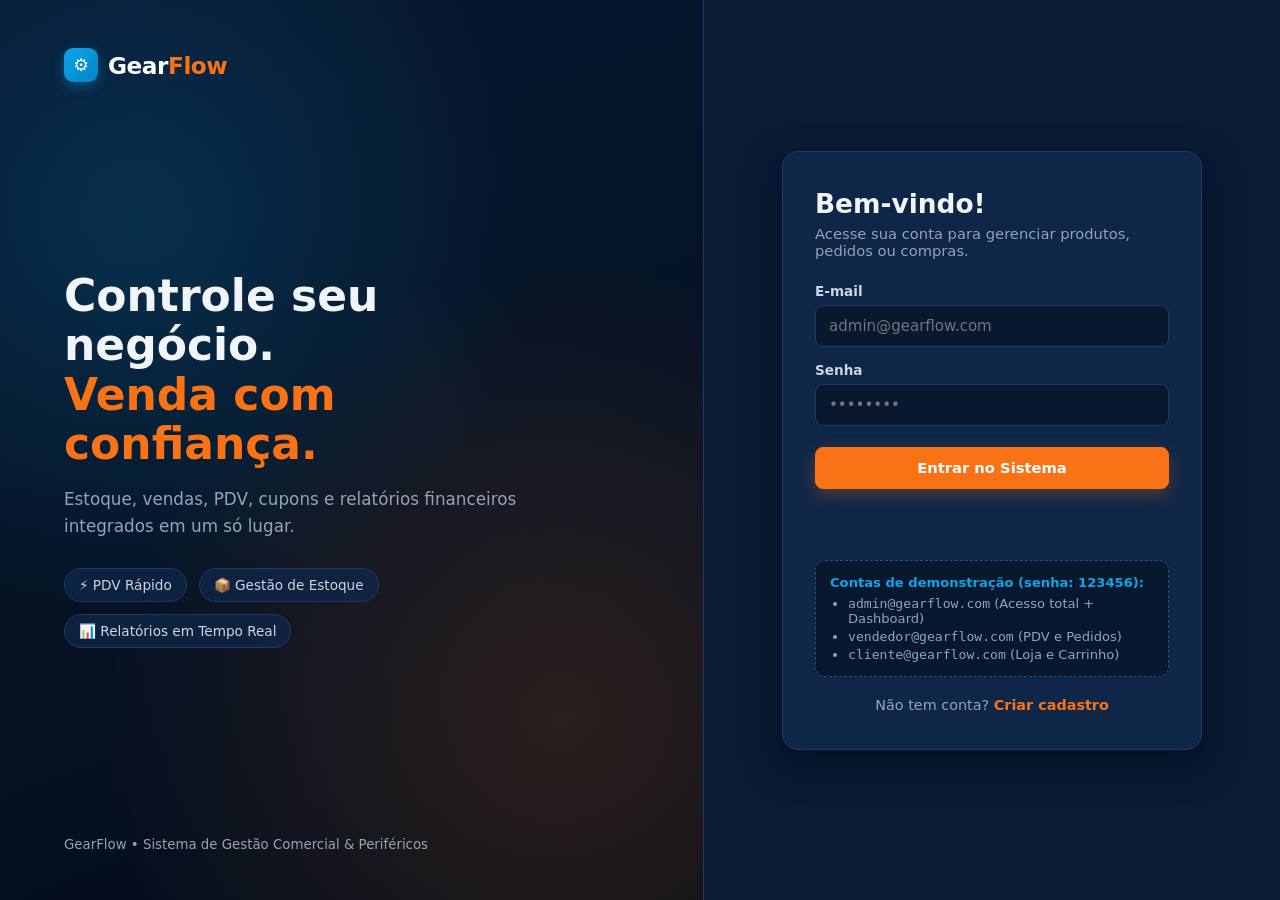
<file: index.html>
<!DOCTYPE html>
<html lang="pt-BR">
<head>
  <meta charset="UTF-8" />
  <meta name="viewport" content="width=device-width, initial-scale=1.0" />
  <title>GearFlow — Controle seu negócio</title>
  <link rel="stylesheet" href="assets/css/style.css" />
</head>
<body>
  <div class="auth-split">
    <section class="auth-hero">
      <div class="brand-logo">
        <div class="gear-icon">⚙</div>
        <span>Gear<strong>Flow</strong></span>
      </div>

      <div class="auth-hero-content">
        <h1>Controle seu negócio.<br /><span>Venda com confiança.</span></h1>
        <p>
          Estoque, vendas, PDV, cupons e relatórios financeiros integrados em um só lugar.
        </p>
        <div class="hero-badges">
          <span class="hero-badge">⚡ PDV Rápido</span>
          <span class="hero-badge">📦 Gestão de Estoque</span>
          <span class="hero-badge">📊 Relatórios em Tempo Real</span>
        </div>
      </div>

      <small style="color: var(--text-muted);">GearFlow • Sistema de Gestão Comercial & Periféricos</small>
    </section>

    <section class="auth-panel">
      <div class="auth-card">
        <h2>Bem-vindo!</h2>
        <p class="subtitle">Acesse sua conta para gerenciar produtos, pedidos ou compras.</p>

        <form id="loginForm" class="form-stack">
          <div class="field">
            <label for="email">E-mail</label>
            <input type="email" id="email" name="email" required placeholder="admin@gearflow.com" />
          </div>

          <div class="field">
            <label for="password">Senha</label>
            <input type="password" id="password" name="password" required placeholder="••••••••" />
          </div>

          <button type="submit" class="btn btn-orange" style="width: 100%; margin-top: 6px;">
            Entrar no Sistema
          </button>
          <p id="loginMsg" class="feedback-bar" role="alert"></p>
        </form>

        <div class="demo-box">
          <strong>Contas de demonstração (senha: 123456):</strong>
          <ul>
            <li><code>admin@gearflow.com</code> (Acesso total + Dashboard)</li>
            <li><code>vendedor@gearflow.com</code> (PDV e Pedidos)</li>
            <li><code>cliente@gearflow.com</code> (Loja e Carrinho)</li>
          </ul>
        </div>

        <p class="auth-footer">
          Não tem conta? <a href="cadastro.html">Criar cadastro</a>
        </p>
      </div>
    </section>
  </div>

  <script src="assets/js/storage.js"></script>
  <script src="assets/js/auth.js"></script>
</body>
</html>
</file>
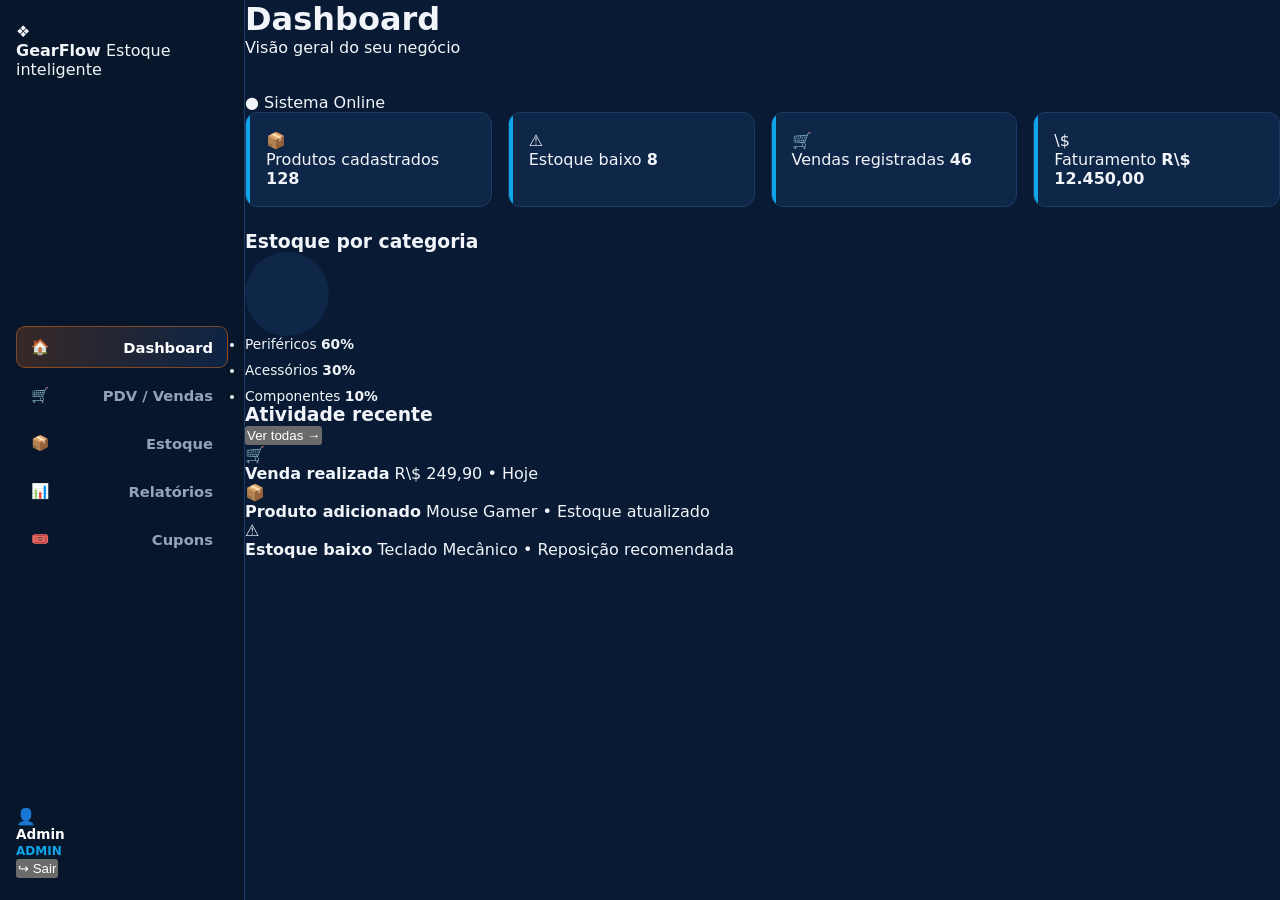
<file: app.html>
<!DOCTYPE html>
<html lang="pt-BR">
<head>
  <meta charset="UTF-8" />
  <meta name="viewport" content="width=device-width, initial-scale=1.0" />
  <title>GearFlow — Estoque Inteligente & PDV</title>
  <link rel="stylesheet" href="assets/css/style.css" />
</head>
<body class="app-body">
  <div class="app-layout">
    <!-- Sidebar idêntica ao Slide 08 -->
    <aside class="sidebar">
      <div class="sidebar-brand">
        <div class="brand-logo-box">❖</div>
        <div>
          <strong class="brand-title">Gear<span class="text-orange">Flow</span></strong>
          <span class="brand-sub">Estoque inteligente</span>
        </div>
      </div>

      <nav class="sidebar-nav">
        <button class="nav-item active" data-tab="dashboard" data-admin-only="true" onclick="switchTab('dashboard')">
          <span class="nav-icon">🏠</span> Dashboard
        </button>
        <button class="nav-item" data-tab="pdv" onclick="switchTab('pdv')">
          <span class="nav-icon">🛒</span> PDV / Vendas
        </button>
        <button class="nav-item" data-tab="products" data-admin-only="true" onclick="switchTab('products')">
          <span class="nav-icon">📦</span> Estoque
        </button>
        <button class="nav-item" data-tab="sales" onclick="switchTab('sales')">
          <span class="nav-icon">📊</span> Relatórios
        </button>
        <button class="nav-item" data-tab="coupons" data-admin-only="true" onclick="switchTab('coupons')">
          <span class="nav-icon">🎟️</span> Cupons
        </button>
      </nav>

      <div class="sidebar-footer">
        <div class="user-pill">
          <div class="user-avatar">👤</div>
          <div class="user-info">
            <strong id="userName">Admin</strong>
            <span id="userRole">admin</span>
          </div>
        </div>
        <button class="btn-logout" onclick="logout()">↪ Sair</button>
      </div>
    </aside>

    <!-- Área Principal -->
    <main class="main-content">
      <header class="topbar">
        <div>
          <h1 id="pageTitle">Dashboard</h1>
          <p id="pageSubtitle" class="subtitle">Visão geral do seu negócio</p>
        </div>
        <div class="topbar-actions">
          <div id="appFeedback" class="feedback-bar"></div>
          <span class="badge-online">● Sistema Online</span>
        </div>
      </header>

      <!-- ABA 1: DASHBOARD (Igual ao Slide 08) -->
      <section id="tab-dashboard" class="tab-panel active" data-admin-only="true">
        <div class="kpi-grid">
          <div class="kpi-card">
            <div class="kpi-icon blue">📦</div>
            <div>
              <span class="kpi-label">Produtos cadastrados</span>
              <strong id="kpiStock" class="kpi-value">128</strong>
            </div>
          </div>
          <div class="kpi-card">
            <div class="kpi-icon orange">⚠️</div>
            <div>
              <span class="kpi-label">Estoque baixo</span>
              <strong id="kpiLowStock" class="kpi-value">8</strong>
            </div>
          </div>
          <div class="kpi-card">
            <div class="kpi-icon blue">🛒</div>
            <div>
              <span class="kpi-label">Vendas registradas</span>
              <strong id="kpiOrders" class="kpi-value">46</strong>
            </div>
          </div>
          <div class="kpi-card">
            <div class="kpi-icon orange">\$</div>
            <div>
              <span class="kpi-label">Faturamento</span>
              <strong id="kpiRevenue" class="kpi-value">R\$ 12.450,00</strong>
            </div>
          </div>
        </div>

        <div class="dashboard-grid">
          <!-- Gráfico de Rosca: Estoque por categoria -->
          <div class="card">
            <h3>Estoque por categoria</h3>
            <div class="donut-wrapper">
              <div class="donut-chart">
                <div class="donut-hole"></div>
              </div>
              <ul class="donut-legend">
                <li><span class="dot blue"></span> Periféricos <strong>60%</strong></li>
                <li><span class="dot orange"></span> Acessórios <strong>30%</strong></li>
                <li><span class="dot cyan"></span> Componentes <strong>10%</strong></li>
              </ul>
            </div>
          </div>

          <!-- Atividade recente -->
          <div class="card">
            <div class="card-header-row">
              <h3>Atividade recente</h3>
              <button class="link-btn" onclick="switchTab('sales')">Ver todas →</button>
            </div>
            <div id="recentActivityList" class="activity-list">
              <div class="activity-item">
                <div class="act-icon blue">🛒</div>
                <div>
                  <strong>Venda realizada</strong>
                  <span>R\$ 249,90 • Hoje</span>
                </div>
              </div>
              <div class="activity-item">
                <div class="act-icon blue">📦</div>
                <div>
                  <strong>Produto adicionado</strong>
                  <span>Mouse Gamer • Estoque atualizado</span>
                </div>
              </div>
              <div class="activity-item">
                <div class="act-icon orange">⚠️</div>
                <div>
                  <strong>Estoque baixo</strong>
                  <span>Teclado Mecânico • Reposição recomendada</span>
                </div>
              </div>
            </div>
          </div>
        </div>
      </section>

      <!-- ABA 2: PDV / VENDAS (Igual ao Slide 08) -->
      <section id="tab-pdv" class="tab-panel">
        <div class="pdv-layout">
          <div class="card">
            <div class="card-header-row">
              <h3>Catálogo de Periféricos</h3>
              <input type="text" id="catalogSearch" class="search-input" placeholder="🔍 Buscar produto..." oninput="renderCatalog()" />
            </div>
            <div id="catalogGrid" class="catalog-grid"></div>
          </div>

          <div class="card cart-card">
            <h3>🛒 Carrinho de compras</h3>
            <div id="cartItems" class="cart-list"></div>

            <div class="coupon-box">
              <input type="text" id="couponInput" placeholder="Cupom (ex: GEAR10)" />
              <button class="btn-secondary" onclick="applyCouponCode()">Aplicar</button>
            </div>

            <div class="form-group">
              <label for="paymentMethod">Forma de Pagamento</label>
              <select id="paymentMethod">
                <option value="PIX">PIX (Aprovação Imediata)</option>
                <option value="Cartão de Crédito">Cartão de Crédito</option>
                <option value="Dinheiro">Dinheiro</option>
              </select>
            </div>

            <div class="form-group">
              <label for="deliveryAddress">CPF / Cliente (opcional)</label>
              <input type="text" id="deliveryAddress" placeholder="000.000.000-00 ou Balcão" />
            </div>

            <div class="cart-totals">
              <div><span>Subtotal:</span><strong id="cartSubtotal">R\$ 0,00</strong></div>
              <div><span>Desconto (10%):</span><strong id="cartDiscount" class="text-orange">- R\$ 0,00</strong></div>
              <div class="total-final"><span>Total:</span><strong id="cartTotal">R\$ 0,00</strong></div>
            </div>

            <button class="btn-orange btn-full" onclick="checkout()">🛒 Finalizar venda</button>
          </div>
        </div>
      </section>

      <!-- ABA 3: CONTROLE DE ESTOQUE (Igual ao Slide 08) -->
      <section id="tab-products" class="tab-panel" data-admin-only="true">
        <div class="card mb-20">
          <h3>+ Adicionar novo produto ao estoque</h3>
          <form id="productForm" class="inline-form" onsubmit="handleCreateProduct(event)">
            <input type="text" id="prodName" required placeholder="Produto (ex: Mouse Gamer)" />
            <input type="text" id="prodSku" required placeholder="SKU (ex: M001)" />
            <select id="prodCategory">
              <option value="Periféricos">Periféricos</option>
              <option value="Acessórios">Acessórios</option>
              <option value="Componentes">Componentes</option>
            </select>
            <input type="number" step="0.01" id="prodPrice" required placeholder="Preço (R\$)" />
            <input type="number" id="prodStock" required placeholder="Qtd" />
            <button type="submit" class="btn-orange">+ Adicionar produto</button>
          </form>
        </div>

        <div class="card">
          <div class="card-header-row">
            <h3>Controle de estoque</h3>
          </div>
          <div class="table-wrap">
            <table>
              <thead>
                <tr>
                  <th>SKU</th>
                  <th>Produto</th>
                  <th>Categoria</th>
                  <th>Preço</th>
                  <th>Quantidade</th>
                  <th>Status / Ações</th>
                </tr>
              </thead>
              <tbody id="productsTableBody"></tbody>
            </table>
          </div>
        </div>
      </section>

      <!-- ABA 4: RELATÓRIOS & HISTÓRICO (Igual ao Slide 08) -->
      <section id="tab-sales" class="tab-panel">
        <div class="kpi-grid mb-20">
          <div class="kpi-card">
            <div class="kpi-icon blue">🛒</div>
            <div>
              <span class="kpi-label">Total de Vendas</span>
              <strong id="repRevenue" class="kpi-value">
cat << 'EOF' >> assets/css/style.css

/* === ESTILOS DO PAINEL GEARFLOW (IDENTIDADE VISUAL DO SLIDE 08) === */
.app-body { background: #071120; color: #f8fafc; font-family: 'Inter', system-ui, sans-serif; margin: 0; }
.app-layout { display: flex; min-height: 100vh; }
.sidebar { width: 250px; background: #0a1628; border-right: 1px solid #1e293b; display: flex; flex-direction: column; padding: 24px 16px; }
.sidebar-brand { display: flex; align-items: center; gap: 12px; padding: 0 8px 24px; border-bottom: 1px solid #1e293b; }
.brand-logo-box { width: 38px; height: 38px; border-radius: 10px; background: linear-gradient(135deg, #2563eb, #ff6b00); display: grid; place-items: center; font-weight: 800; color: #fff; }
.brand-title { font-size: 20px; display: block; color: #fff; }
.text-orange { color: #ff6b00; }
.text-green { color: #22c55e; }
.brand-sub { font-size: 12px; color: #94a3b8; }
.sidebar-nav { display: flex; flex-direction: column; gap: 8px; margin-top: 24px; flex: 1; }
.nav-item { display: flex; align-items: center; gap: 12px; padding: 12px 14px; border-radius: 10px; background: transparent; border: none; color: #cbd5e1; font-size: 14px; font-weight: 500; cursor: pointer; text-align: left; transition: 0.2s; }
.nav-item:hover { background: #13233d; color: #fff; }
.nav-item.active { background: linear-gradient(90deg, rgba(37,99,235,0.28), rgba(255,107,0,0.12)); color: #fff; border: 1px solid rgba(59,130,246,0.4); }
.sidebar-footer { border-top: 1px solid #1e293b; padding-top: 16px; display: flex; flex-direction: column; gap: 10px; }
.user-pill { display: flex; align-items: center; gap: 10px; background: #0f2038; padding: 10px; border-radius: 10px; }
.user-info strong { display: block; font-size: 14px; }
.user-info span { font-size: 12px; color: #94a3b8; text-transform: uppercase; }
.btn-logout { width: 100%; padding: 10px; border-radius: 8px; background: #13233d; border: 1px solid #1e293b; color: #cbd5e1; cursor: pointer; }
.btn-logout:hover { background: #1e293b; color: #fff; }

.main-content { flex: 1; padding: 28px 32px; overflow-y: auto; }
.topbar { display: flex; justify-content: space-between; align-items: center; margin-bottom: 24px; }
.topbar h1 { font-size: 26px; margin: 0; }
.subtitle { color: #94a3b8; font-size: 14px; margin: 4px 0 0; }
.badge-online { background: rgba(34,197,94,0.15); color: #4ade80; padding: 6px 12px; border-radius: 999px; font-size: 12px; font-weight: 600; }
.tab-panel { display: none; }
.tab-panel.active { display: block; }

.kpi-grid { display: grid; grid-template-columns: repeat(4, 1fr); gap: 18px; margin-bottom: 22px; }
.kpi-card { background: #0d1d35; border: 1px solid #1e3252; border-radius: 14px; padding: 18px 20px; display: flex; align-items: center; gap: 16px; }
.kpi-icon { width: 44px; height: 44px; border-radius: 12px; display: grid; place-items: center; font-size: 20px; font-weight: 700; }
.kpi-icon.blue { background: rgba(37,99,235,0.2); color: #60a5fa; }
.kpi-icon.orange { background: rgba(255,107,0,0.2); color: #fb923c; }
.kpi-icon.green { background: rgba(34,197,94,0.2); color: #4ade80; }
.kpi-label { display: block; font-size: 13px; color: #94a3b8; margin-bottom: 4px; }
.kpi-value { font-size: 22px; font-weight: 700; color: #fff; }

.dashboard-grid { display: grid; grid-template-columns: 1fr 1fr; gap: 20px; }
.card { background: #0d1d35; border: 1px solid #1e3252; border-radius: 14px; padding: 22px; }
.card h3 { margin: 0 0 16px; font-size: 16px; color: #f1f5f9; }
.card-header-row { display: flex; justify-content: space-between; align-items: center; margin-bottom: 16px; gap: 12px; }
.card-header-row h3 { margin: 0; }
.mb-20 { margin-bottom: 20px; }

/* Donut Chart CSS */
.donut-wrapper { display: flex; align-items: center; justify-content: space-around; padding: 12px 0; }
.donut-chart { width: 140px; height: 140px; border-radius: 50%; background: conic-gradient(#2563eb 0% 60%, #ff6b00 60% 90%, #38bdf8 90% 100%); display: grid; place-items: center; }
.donut-hole { width: 84px; height: 84px; border-radius: 50%; background: #0d1d35; }
.donut-legend { list-style: none; padding: 0; margin: 0; display: flex; flex-direction: column; gap: 12px; font-size: 14px; }
.donut-legend li { display: flex; align-items: center; gap: 10px; color: #cbd5e1; }
.dot { width: 10px; height: 10px; border-radius: 50%; display: inline-block; }
.dot.blue { background: #2563eb; }
.dot.orange { background: #ff6b00; }
.dot.cyan { background: #38bdf8; }

/* Atividade Recente */
.activity-list { display: flex; flex-direction: column; gap: 14px; }
.activity-item { display: flex; align-items: center; gap: 14px; padding: 10px 12px; background: #091527; border-radius: 10px; border: 1px solid #172a46; }
.act-icon { width: 36px; height: 36px; border-radius: 10px; display: grid; place-items: center; }
.act-icon.blue { background: rgba(37,99,235,0.2); }
.act-icon.orange { background: rgba(255,107,0,0.2); }
.activity-item strong { display: block; font-size: 14px; }
.activity-item span { font-size: 12px; color: #94a3b8; }
.link-btn { background: none; border: none; color: #60a5fa; cursor: pointer; font-size: 13px; }

/* PDV e Catálogo */
.pdv-layout { display: grid; grid-template-columns: 1.7fr 1fr; gap: 20px; }
.catalog-grid { display: grid; grid-template-columns: repeat(3, 1fr); gap: 14px; }
.product-card, .catalog-item { background: #091527; border: 1px solid #1e3252; border-radius: 12px; padding: 14px; display: flex; flex-direction: column; justify-content: space-between; gap: 10px; }
.product-card h4, .catalog-item h4 { margin: 0; font-size: 15px; color: #fff; }
.search-input, input, select { background: #091527; border: 1px solid #1e3252; color: #fff; padding: 10px 12px; border-radius: 8px; font-size: 14px; width: 100%; box-sizing: border-box; }
.search-input { max-width: 260px; }
.coupon-box { display: flex; gap: 8px; margin: 14px 0; }
.form-group { margin-bottom: 12px; }
.form-group label { display: block; font-size: 12px; color: #94a3b8; margin-bottom: 6px; }
.cart-totals { border-top: 1px solid #1e3252; padding-top: 12px; margin: 14px 0; display: flex; flex-direction: column; gap: 8px; font-size: 14px; }
.cart-totals div { display: flex; justify-content: space-between; }
.total-final { font-size: 18px; color: #fff; border-top: 1px solid #1e3252; padding-top: 8px; }

.btn-orange { background: #ff6b00; color: #fff; border: none; padding: 12px 18px; border-radius: 10px; font-weight: 600; cursor: pointer; transition: 0.2s; }
.btn-orange:hover { background: #e66000; }
.btn-secondary { background: #1e3252; color: #fff; border: none; padding: 10px 14px; border-radius: 8px; cursor: pointer; }
.btn-full { width: 100%; }
.inline-form { display: grid; grid-template-columns: 2fr 1fr 1.2fr 1fr 0.8fr auto; gap: 10px; }

/* Tabelas & Gráficos de Relatórios */
.table-wrap { overflow-x: auto; }
table { width: 100%; border-collapse: collapse; font-size: 14px; }
th, td { padding: 12px 14px; text-align: left; border-bottom: 1px solid #1e3252; }
th { color: #94a3b8; font-weight: 600; font-size: 12px; text-transform: uppercase; }
.bar-chart { display: flex; align-items: flex-end; justify-content: space-between; height: 160px; padding-top: 20px; gap: 12px; }
.bar-col { flex: 1; display: flex; flex-direction: column; align-items: center; height: 100%; justify-content: flex-end; gap: 8px; }
.bar { width: 100%; max-width: 34px; background: #2563eb; border-radius: 6px 6px 0 0; }
.bar.active { background: #ff6b00; }
.bar-col span { font-size: 12px; color: #94a3b8; }
.progress-list { display: flex; flex-direction: column; gap: 16px; }
.prog-head { display: flex; justify-content: space-between; font-size: 14px; margin-bottom: 6px; }
.prog-track { height: 10px; background: #091527; border-radius: 999px; overflow: hidden; }
.prog-fill { height: 100%; border-radius: 999px; }
.prog-fill.orange { background: #ff6b00; }
.prog-fill.blue { background: #2563eb; }
</file>
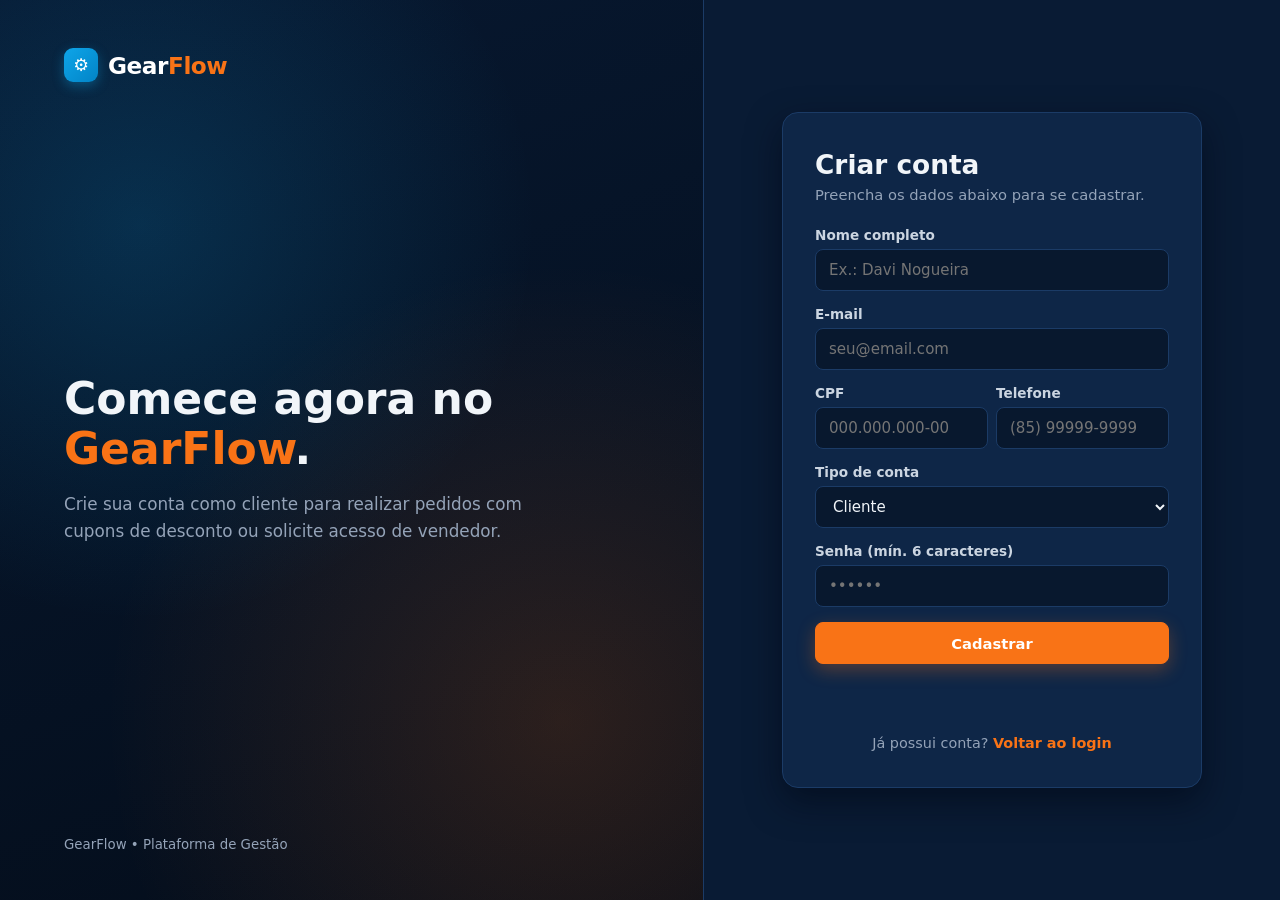
<file: cadastro.html>
<!DOCTYPE html>
<html lang="pt-BR">
<head>
  <meta charset="UTF-8" />
  <meta name="viewport" content="width=device-width, initial-scale=1.0" />
  <title>GearFlow — Criar Conta</title>
  <link rel="stylesheet" href="assets/css/style.css" />
</head>
<body>
  <div class="auth-split">
    <section class="auth-hero">
      <div class="brand-logo">
        <div class="gear-icon">⚙</div>
        <span>Gear<strong>Flow</strong></span>
      </div>

      <div class="auth-hero-content">
        <h1>Comece agora no <span>GearFlow</span>.</h1>
        <p>
          Crie sua conta como cliente para realizar pedidos com cupons de desconto ou solicite acesso de vendedor.
        </p>
      </div>

      <small style="color: var(--text-muted);">GearFlow • Plataforma de Gestão</small>
    </section>

    <section class="auth-panel">
      <div class="auth-card">
        <h2>Criar conta</h2>
        <p class="subtitle">Preencha os dados abaixo para se cadastrar.</p>

        <form id="registerForm" class="form-stack">
          <div class="field">
            <label>Nome completo</label>
            <input type="text" name="name" required placeholder="Ex.: Davi Nogueira" />
          </div>

          <div class="field">
            <label>E-mail</label>
            <input type="email" name="email" required placeholder="seu@email.com" />
          </div>

          <div class="row-inline">
            <div class="field" style="flex:1;">
              <label>CPF</label>
              <input type="text" name="cpf" required placeholder="000.000.000-00" />
            </div>
            <div class="field" style="flex:1;">
              <label>Telefone</label>
              <input type="text" name="phone" required placeholder="(85) 99999-9999" />
            </div>
          </div>

          <div class="field">
            <label>Tipo de conta</label>
            <select name="role" required>
              <option value="cliente">Cliente</option>
              <option value="vendedor">Vendedor</option>
            </select>
          </div>

          <div class="field">
            <label>Senha (mín. 6 caracteres)</label>
            <input type="password" name="password" minlength="6" required placeholder="••••••" />
          </div>

          <button type="submit" class="btn btn-orange" style="width: 100%;">Cadastrar</button>
          <p id="registerMsg" class="feedback-bar" role="alert"></p>
        </form>

        <p class="auth-footer">
          Já possui conta? <a href="index.html">Voltar ao login</a>
        </p>
      </div>
    </section>
  </div>

  <script src="assets/js/storage.js"></script>
  <script src="assets/js/auth.js"></script>
</body>
</html>
</file>
<file: assets/css/style.css>
:root {
  color-scheme: dark;
  --bg-deep: #061326;
  --bg-main: #091b34;
  --bg-sidebar: #07162b;
  --bg-card: #0e2647;
  --bg-card-hover: #133159;
  --bg-input: #08182e;
  --border: #1b3b66;
  --border-light: #274f85;
  --text-main: #f1f5f9;
  --text-muted: #94a3b8;
  --orange: #f97316;
  --orange-hover: #ea580c;
  --cyan: #0ea5e9;
  --green: #10b981;
  --red: #ef4444;
  --yellow: #f59e0b;
  --shadow: 0 14px 34px rgba(2, 8, 20, 0.55);
  --radius: 12px;
}

* {
  box-sizing: border-box;
  margin: 0;
  padding: 0;
}

body {
  font-family: "Inter", system-ui, -apple-system, sans-serif;
  background: var(--bg-main);
  color: var(--text-main);
  min-height: 100vh;
}

/* ================= LOGO & BRAND ================= */
.brand-logo {
  display: inline-flex;
  align-items: center;
  gap: 10px;
  font-weight: 800;
  font-size: 1.45rem;
  letter-spacing: -0.02em;
  color: #fff;
}

.brand-logo .gear-icon {
  width: 34px;
  height: 34px;
  border-radius: 9px;
  background: linear-gradient(135deg, var(--cyan), #0284c7);
  display: grid;
  place-items: center;
  color: #fff;
  font-size: 1.1rem;
  box-shadow: 0 4px 12px rgba(14, 165, 233, 0.35);
}

.brand-logo span strong {
  color: var(--orange);
}

/* ================= TELA DE LOGIN / CADASTRO ================= */
.auth-split {
  min-height: 100vh;
  display: grid;
  grid-template-columns: 1.1fr 0.9fr;
  background: var(--bg-deep);
}

.auth-hero {
  position: relative;
  padding: 48px 64px;
  display: flex;
  flex-direction: column;
  justify-content: space-between;
  background:
    radial-gradient(circle at 20% 25%, rgba(14, 165, 233, 0.18), transparent 45%),
    radial-gradient(circle at 80% 80%, rgba(249, 115, 22, 0.16), transparent 50%),
    linear-gradient(160deg, #071830 0%, #040d1a 100%);
  border-right: 1px solid var(--border);
}

.auth-hero-content {
  max-width: 480px;
}

.auth-hero h1 {
  font-size: 2.75rem;
  line-height: 1.12;
  font-weight: 800;
  margin-bottom: 18px;
}

.auth-hero h1 span {
  color: var(--orange);
}

.auth-hero p {
  color: var(--text-muted);
  font-size: 1.05rem;
  line-height: 1.6;
}

.hero-badges {
  display: flex;
  gap: 12px;
  margin-top: 28px;
  flex-wrap: wrap;
}

.hero-badge {
  background: rgba(14, 38, 71, 0.8);
  border: 1px solid var(--border);
  padding: 8px 14px;
  border-radius: 999px;
  font-size: 0.85rem;
  color: #cbd5e1;
}

.auth-panel {
  display: grid;
  place-items: center;
  padding: 32px 24px;
  background: var(--bg-main);
}

.auth-card {
  width: min(100%, 420px);
  background: var(--bg-card);
  border: 1px solid var(--border);
  border-radius: 16px;
  padding: 36px 32px;
  box-shadow: var(--shadow);
}

.auth-card h2 {
  font-size: 1.65rem;
  margin-bottom: 6px;
}

.auth-card .subtitle {
  color: var(--text-muted);
  font-size: 0.92rem;
  margin-bottom: 24px;
}

.form-stack {
  display: flex;
  flex-direction: column;
  gap: 15px;
}

.field {
  display: flex;
  flex-direction: column;
  gap: 6px;
}

.field label {
  font-size: 0.85rem;
  font-weight: 600;
  color: #cbd5e1;
}

input, select {
  width: 100%;
  min-height: 42px;
  padding: 10px 13px;
  border-radius: 8px;
  border: 1px solid var(--border);
  background: var(--bg-input);
  color: var(--text-main);
  font: inherit;
  font-size: 0.94rem;
  transition: border-color 0.15s;
}

input:focus, select:focus {
  outline: none;
  border-color: var(--cyan);
}

.btn {
  display: inline-flex;
  align-items: center;
  justify-content: center;
  gap: 8px;
  min-height: 42px;
  padding: 10px 18px;
  border-radius: 8px;
  border: 1px solid var(--border);
  background: var(--bg-card-hover);
  color: #fff;
  font: inherit;
  font-weight: 600;
  font-size: 0.92rem;
  cursor: pointer;
  text-decoration: none;
  transition: all 0.15s ease;
}

.btn:hover:not(:disabled) {
  border-color: var(--border-light);
  filter: brightness(1.08);
}

.btn:disabled {
  opacity: 0.55;
  cursor: not-allowed;
}

.btn-orange {
  background: var(--orange);
  border-color: var(--orange);
  color: #fff;
  font-weight: 700;
  box-shadow: 0 6px 18px rgba(249, 115, 22, 0.3);
}

.btn-orange:hover:not(:disabled) {
  background: var(--orange-hover);
  border-color: var(--orange-hover);
}

.btn-cyan {
  background: var(--cyan);
  border-color: var(--cyan);
  color: #041324;
  font-weight: 700;
}

.btn-sm {
  min-height: 34px;
  padding: 6px 12px;
  font-size: 0.82rem;
}

.demo-box {
  margin-top: 20px;
  padding: 14px;
  border-radius: 10px;
  background: var(--bg-input);
  border: 1px dashed var(--border-light);
  font-size: 0.82rem;
  color: var(--text-muted);
}

.demo-box strong {
  color: var(--cyan);
  display: block;
  margin-bottom: 6px;
}

.demo-box ul {
  padding-left: 18px;
  display: flex;
  flex-direction: column;
  gap: 3px;
}

.auth-footer {
  margin-top: 20px;
  text-align: center;
  font-size: 0.9rem;
  color: var(--text-muted);
}

.auth-footer a {
  color: var(--orange);
  font-weight: 600;
  text-decoration: none;
}

/* ================= LAYOUT DO PAINEL (SIDEBAR + MAIN) ================= */
.app-layout {
  display: grid;
  grid-template-columns: 245px 1fr;
  min-height: 100vh;
}

.sidebar {
  background: var(--bg-sidebar);
  border-right: 1px solid var(--border);
  padding: 22px 16px;
  display: flex;
  flex-direction: column;
  justify-content: space-between;
}

.sidebar-top {
  display: flex;
  flex-direction: column;
  gap: 28px;
}

.sidebar-nav {
  display: flex;
  flex-direction: column;
  gap: 6px;
}

.nav-item {
  display: flex;
  align-items: center;
  justify-content: space-between;
  width: 100%;
  padding: 11px 14px;
  border-radius: 9px;
  border: 1px solid transparent;
  background: transparent;
  color: var(--text-muted);
  font: inherit;
  font-size: 0.92rem;
  font-weight: 600;
  cursor: pointer;
  text-align: left;
  transition: all 0.15s;
}

.nav-item:hover {
  background: rgba(14, 38, 71, 0.7);
  color: #fff;
}

.nav-item.active {
  background: linear-gradient(90deg, rgba(249, 115, 22, 0.2), rgba(14, 38, 71, 0.9));
  border-color: rgba(249, 115, 22, 0.45);
  color: #fff;
}

.nav-item .badge {
  background: var(--orange);
  color: #fff;
  font-size: 0.75rem;
  padding: 2px 8px;
  border-radius: 999px;
  font-weight: 700;
}

.sidebar-user {
  padding-top: 16px;
  border-top: 1px solid var(--border);
  display: flex;
  flex-direction: column;
  gap: 10px;
}

.user-info {
  font-size: 0.85rem;
}

.user-info strong {
  display: block;
  color: #fff;
}

.user-info span {
  color: var(--cyan);
  text-transform: uppercase;
  font-size: 0.75rem;
  font-weight: 700;
}

.main-area {
  padding: 24px 32px;
  overflow-y: auto;
}

.topbar-header {
  display: flex;
  align-items: center;
  justify-content: space-between;
  gap: 16px;
  margin-bottom: 24px;
  padding-bottom: 16px;
  border-bottom: 1px solid var(--border);
}

.topbar-header h1 {
  font-size: 1.5rem;
  font-weight: 700;
}

.feedback-bar {
  min-height: 22px;
  margin-bottom: 14px;
  font-size: 0.9rem;
  font-weight: 500;
}
.feedback-bar.ok { color: var(--green); }
.feedback-bar.error { color: var(--red); }

.tab-panel {
  display: none;
}
.tab-panel.active {
  display: block;
}

/* ================= KPI CARDS & DASHBOARD ================= */
.kpi-grid {
  display: grid;
  grid-template-columns: repeat(4, 1fr);
  gap: 16px;
  margin-bottom: 24px;
}

.kpi-card {
  background: var(--bg-card);
  border: 1px solid var(--border);
  border-radius: var(--radius);
  padding: 18px 20px;
  position: relative;
  overflow: hidden;
}

.kpi-card::before {
  content: "";
  position: absolute;
  top: 0;
  left: 0;
  width: 4px;
  height: 100%;
  background: var(--cyan);
}

.kpi-card.orange::before { background: var(--orange); }
.kpi-card.green::before { background: var(--green); }
.kpi-card.yellow::before { background: var(--yellow); }

.kpi-card small {
  color: var(--text-muted);
  font-size: 0.82rem;
  font-weight: 600;
  text-transform: uppercase;
}

.kpi-card .kpi-val {
  font-size: 1.65rem;
  font-weight: 800;
  margin-top: 8px;
}

.dashboard-split {
  display: grid;
  grid-template-columns: 1.4fr 1fr;
  gap: 20px;
  margin-bottom: 24px;
}

.panel-card {
  background: var(--bg-card);
  border: 1px solid var(--border);
  border-radius: var(--radius);
  padding: 20px;
}

.panel-card h3 {
  font-size: 1.05rem;
  margin-bottom: 16px;
  display: flex;
  align-items: center;
  justify-content: space-between;
}

/* Gráfico de barras CSS puro (estilo protótipo) */
.bar-chart {
  display: flex;
  align-items: flex-end;
  gap: 14px;
  height: 190px;
  padding-top: 20px;
  border-bottom: 1px solid var(--border);
}

.bar-col {
  flex: 1;
  display: flex;
  flex-direction: column;
  align-items: center;
  gap: 8px;
  height: 100%;
  justify-content: flex-end;
}

.bar-fill {
  width: 100%;
  max-width: 38px;
  border-radius: 6px 6px 0 0;
  background: linear-gradient(180deg, var(--cyan), #0284c7);
  transition: height 0.4s ease;
  position: relative;
}

.bar-col:nth-child(even) .bar-fill {
  background: linear-gradient(180deg, var(--orange), #c2410c);
}

.bar-label {
  font-size: 0.76rem;
  color: var(--text-muted);
}

/* Gráfico de rosca CSS (Donut) */
.donut-wrap {
  display: flex;
  align-items: center;
  gap: 24px;
  padding: 12px 0;
}

.donut-ring {
  width: 135px;
  height: 135px;
  border-radius: 50%;
  background: conic-gradient(
    var(--cyan) 0% 45%,
    var(--orange) 45% 78%,
    var(--green) 78% 100%
  );
  display: grid;
  place-items: center;
  flex-shrink: 0;
}

.donut-hole {
  width: 84px;
  height: 84px;
  border-radius: 50%;
  background: var(--bg-card);
  display: grid;
  place-items: center;
  font-weight: 800;
  font-size: 0.95rem;
}

.donut-legend {
  display: flex;
  flex-direction: column;
  gap: 10px;
  font-size: 0.86rem;
}

.legend-item {
  display: flex;
  align-items: center;
  gap: 8px;
}

.dot {
  width: 10px;
  height: 10px;
  border-radius: 50%;
}

/* ================= PDV / CATÁLOGO + CARRINHO LADO A LADO ================= */
.pdv-layout {
  display: grid;
  grid-template-columns: 1.5fr 1fr;
  gap: 20px;
  align-items: start;
}

.catalog-toolbar {
  display: flex;
  gap: 12px;
  margin-bottom: 16px;
}

.product-grid {
  display: grid;
  grid-template-columns: repeat(auto-fill, minmax(210px, 1fr));
  gap: 14px;
}

.prod-card {
  background: var(--bg-card);
  border: 1px solid var(--border);
  border-radius: var(--radius);
  padding: 16px;
  display: flex;
  flex-direction: column;
  justify-content: space-between;
  gap: 10px;
  transition: transform 0.15s, border-color 0.15s;
}

.prod-card:hover {
  transform: translateY(-2px);
  border-color: var(--cyan);
}

.prod-cat {
  font-size: 0.75rem;
  color: var(--cyan);
  font-weight: 700;
  text-transform: uppercase;
}

.prod-card h4 {
  font-size: 1rem;
  margin-top: 4px;
}

.prod-price {
  font-size: 1.2rem;
  font-weight: 800;
  color: var(--orange);
}

.prod-old {
  font-size: 0.84rem;
  color: var(--text-muted);
  text-decoration: line-through;
  margin-right: 6px;
}

.cart-box {
  background: var(--bg-card);
  border: 1px solid var(--border);
  border-radius: var(--radius);
  padding: 20px;
  position: sticky;
  top: 20px;
}

.cart-list {
  display: flex;
  flex-direction: column;
  gap: 10px;
  max-height: 240px;
  overflow-y: auto;
  margin: 14px 0;
  padding-right: 4px;
}

.cart-row {
  display: flex;
  align-items: center;
  justify-content: space-between;
  gap: 10px;
  padding: 10px;
  border-radius: 8px;
  background: var(--bg-input);
  border: 1px solid var(--border);
  font-size: 0.88rem;
}

.qty-controls {
  display: inline-flex;
  align-items: center;
  gap: 6px;
}

.qty-btn {
  width: 24px;
  height: 24px;
  border-radius: 6px;
  border: 1px solid var(--border);
  background: var(--bg-card);
  color: #fff;
  cursor: pointer;
}

.row-inline {
  display: flex;
  gap: 8px;
}

.totals-box {
  border-top: 1px solid var(--border);
  padding-top: 12px;
  margin: 14px 0;
  display: flex;
  flex-direction: column;
  gap: 6px;
  font-size: 0.92rem;
}

.totals-box div {
  display: flex;
  justify-content: space-between;
}

.totals-box .grand-total {
  font-size: 1.18rem;
  font-weight: 800;
  color: var(--orange);
  margin-top: 4px;
}

/* ================= TABELAS ================= */
.table-wrap {
  overflow-x: auto;
}

table {
  width: 100%;
  border-collapse: collapse;
  font-size: 0.9rem;
}

th, td {
  padding: 12px 14px;
  text-align: left;
  border-bottom: 1px solid var(--border);
}

th {
  color: var(--text-muted);
  font-size: 0.78rem;
  text-transform: uppercase;
  background: rgba(8, 24, 46, 0.6);
}

.status-pill {
  display: inline-block;
  padding: 3px 10px;
  border-radius: 999px;
  font-size: 0.76rem;
  font-weight: 700;
}

.status-Concluído { background: rgba(16, 185, 129, 0.2); color: #34d399; }
.status-Pendente { background: rgba(245, 158, 11, 0.2); color: #fbbf24; }
.status-Enviado { background: rgba(14, 165, 233, 0.2); color: #38bdf8; }
.status-Cancelado { background: rgba(239, 68, 68, 0.2); color: #f87171; }

.hidden { display: none !important; }

/* ================= RESPONSIVO ================= */
@media (max-width: 980px) {
  .auth-split { grid-template-columns: 1fr; }
  .auth-hero { display: none; }
  .app-layout { grid-template-columns: 1fr; }
  .sidebar { border-right: 0; border-bottom: 1px solid var(--border); }
  .sidebar-nav { flex-direction: row; flex-wrap: wrap; }
  .kpi-grid { grid-template-columns: repeat(2, 1fr); }
  .dashboard-split, .pdv-layout { grid-template-columns: 1fr; }
}
</file>
